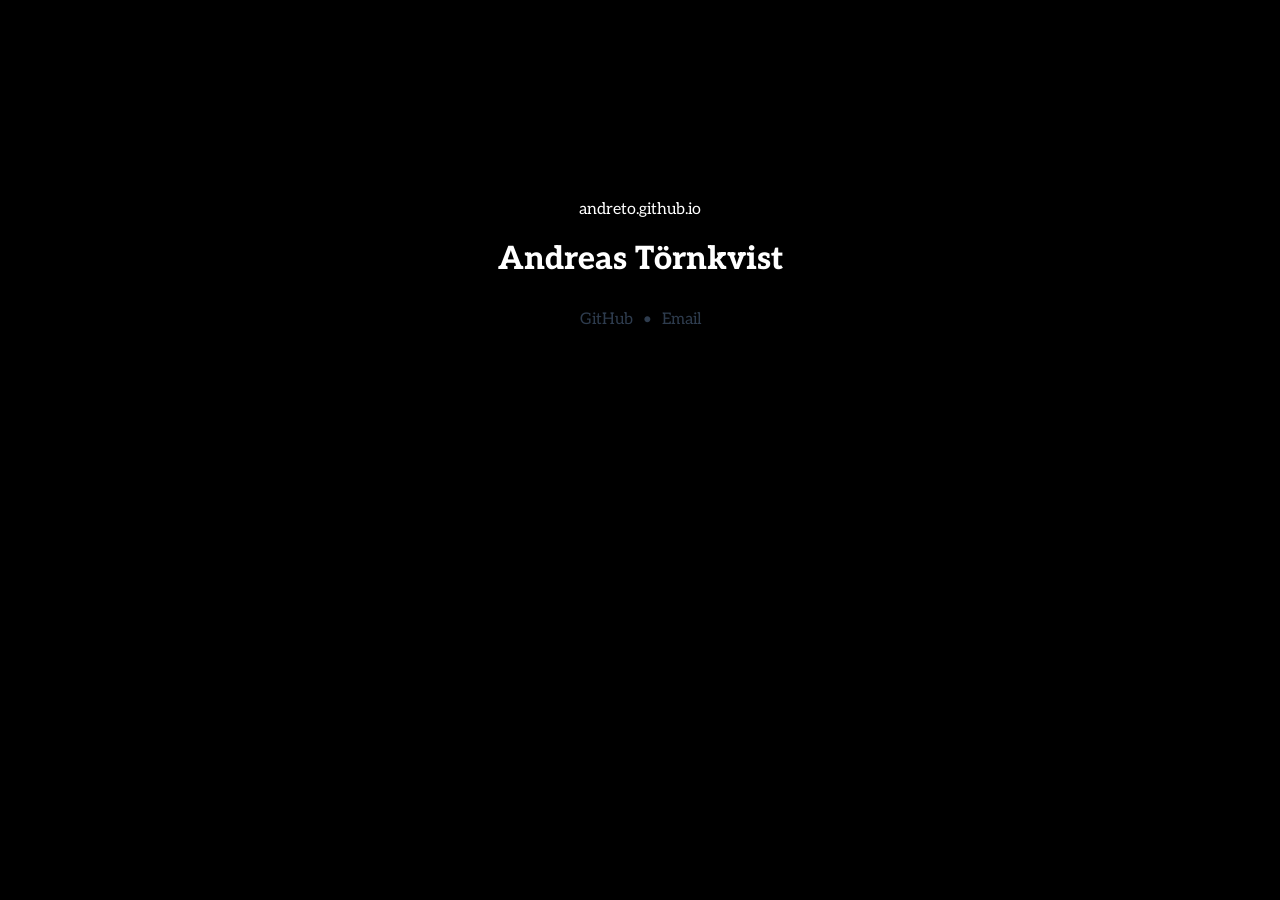
<file: index.html>
<!DOCTYPE html>
<html lang="en">
<head>
    <meta charset="UTF-8">
    <meta name="viewport" content="width=device-width, initial-scale=1.0">
    <title>andreto</title>
    <link rel="preconnect" href="https://fonts.googleapis.com">
    <link rel="preconnect" href="https://fonts.gstatic.com" crossorigin>
    <link href="https://fonts.googleapis.com/css2?family=Aleo:ital,wght@0,100..900;1,100..900&family=Winky+Sans:ital,wght@0,300..900;1,300..900&display=swap" rel="stylesheet">
    <link rel="stylesheet" href="css/styles.css">
</head>
<body>
    <div class="content">
        <div class="container">
            <div>andreto.github.io</div>
            <h1>Andreas Törnkvist</h1>
            <div class="link-row">
                <a href="https://github.com/andreto" target="_blank">GitHub</a>
                    <span>•</span>
                <a href="mailto:andreas.o.tornkvist@gmail.com">Email</a>
            </div>
        </div>
    </div>
    <script src="js/script.js"></script>
</body>
</html>
</file>
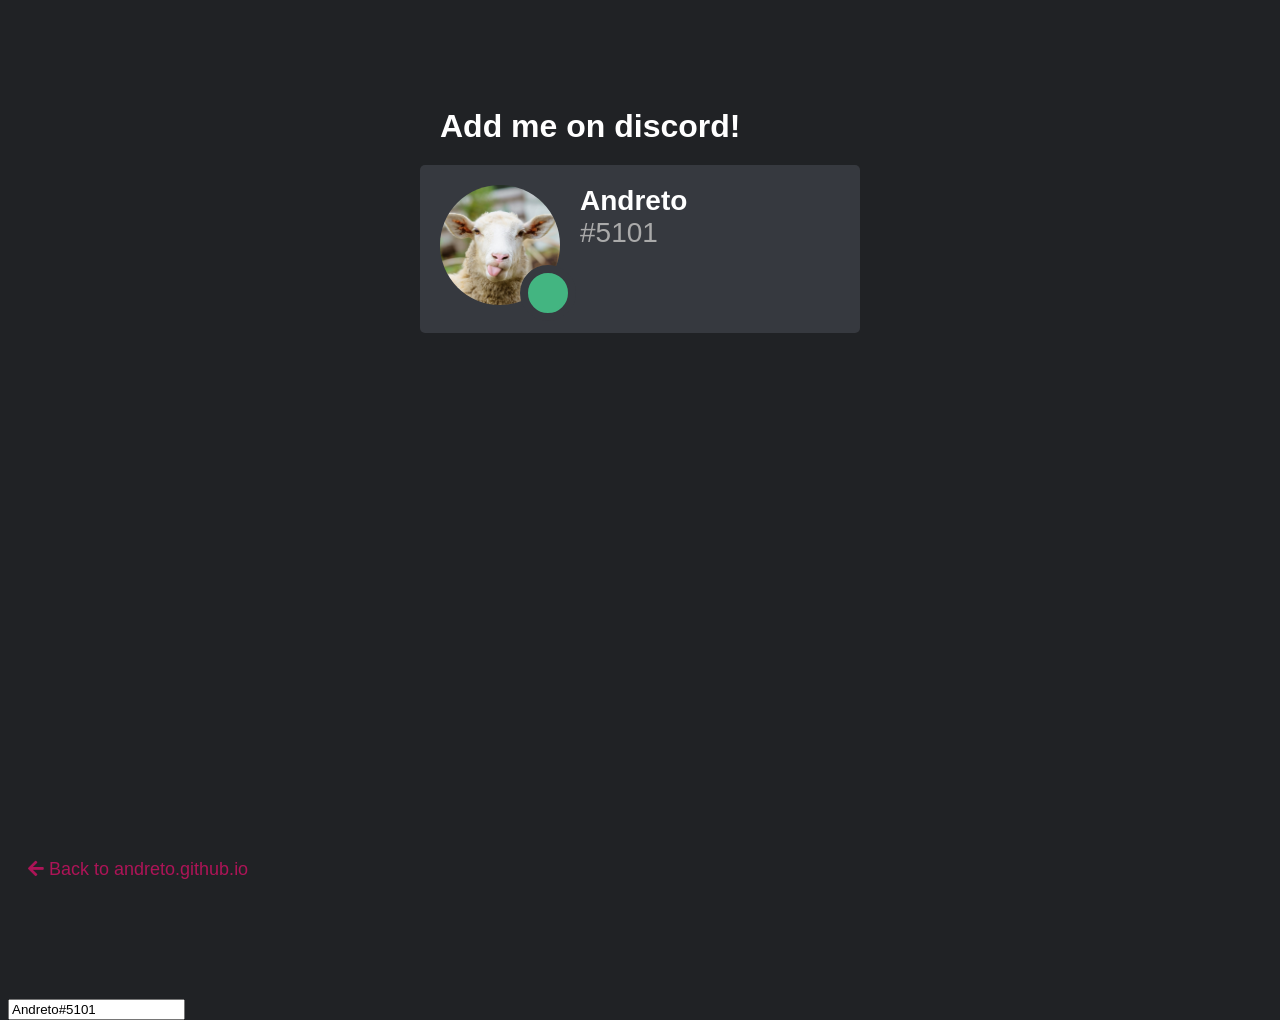
<file: about/discord/index.html>
<!DOCTYPE html>
<html>
  <head>
    <link href="/about/discord/discord.css" rel="stylesheet" type="text/css" />
    <link rel="icon" href="/assets/Andreto.ico">
    <link
      rel="stylesheet"
      href="https://use.fontawesome.com/releases/v5.6.3/css/all.css"
      integrity="sha384-UHRtZLI+pbxtHCWp1t77Bi1L4ZtiqrqD80Kn4Z8NTSRyMA2Fd33n5dQ8lWUE00s/"
      crossorigin="anonymous"
    />
    <title>Andreto Discord</title>
  </head>
  <body>
    <h1>Add me on discord!</h1>
    <div class="content">
      <div class="user-info">
        <div class="online-dot"></div>
        <img id="profile-img" src="DiscordSheep.jpg">
        <div class="tooltip">
          <div class="copy-user">
            <div class="copy-area" onmouseover="displayTooltip()" onclick="copyUserTag()">
              <span class="tooltiptext" id="toltipSpan">Copy to clipboard</span>
              <div class="username">Andreto</div>
              <div class="usertag">#5101</div>
            </div>
          </div>
        </div>
      </div>
    </div>
    <a id="andreto-site-a" href="https://andreto.github.io/"><i class="fas fa-arrow-left"></i> Back to andreto.github.io</a>
    <input type="text" value="Andreto#5101" id="copy-input">
    <script src="/about/discord/discord.js"></script>
  </body>
</html>
</file>
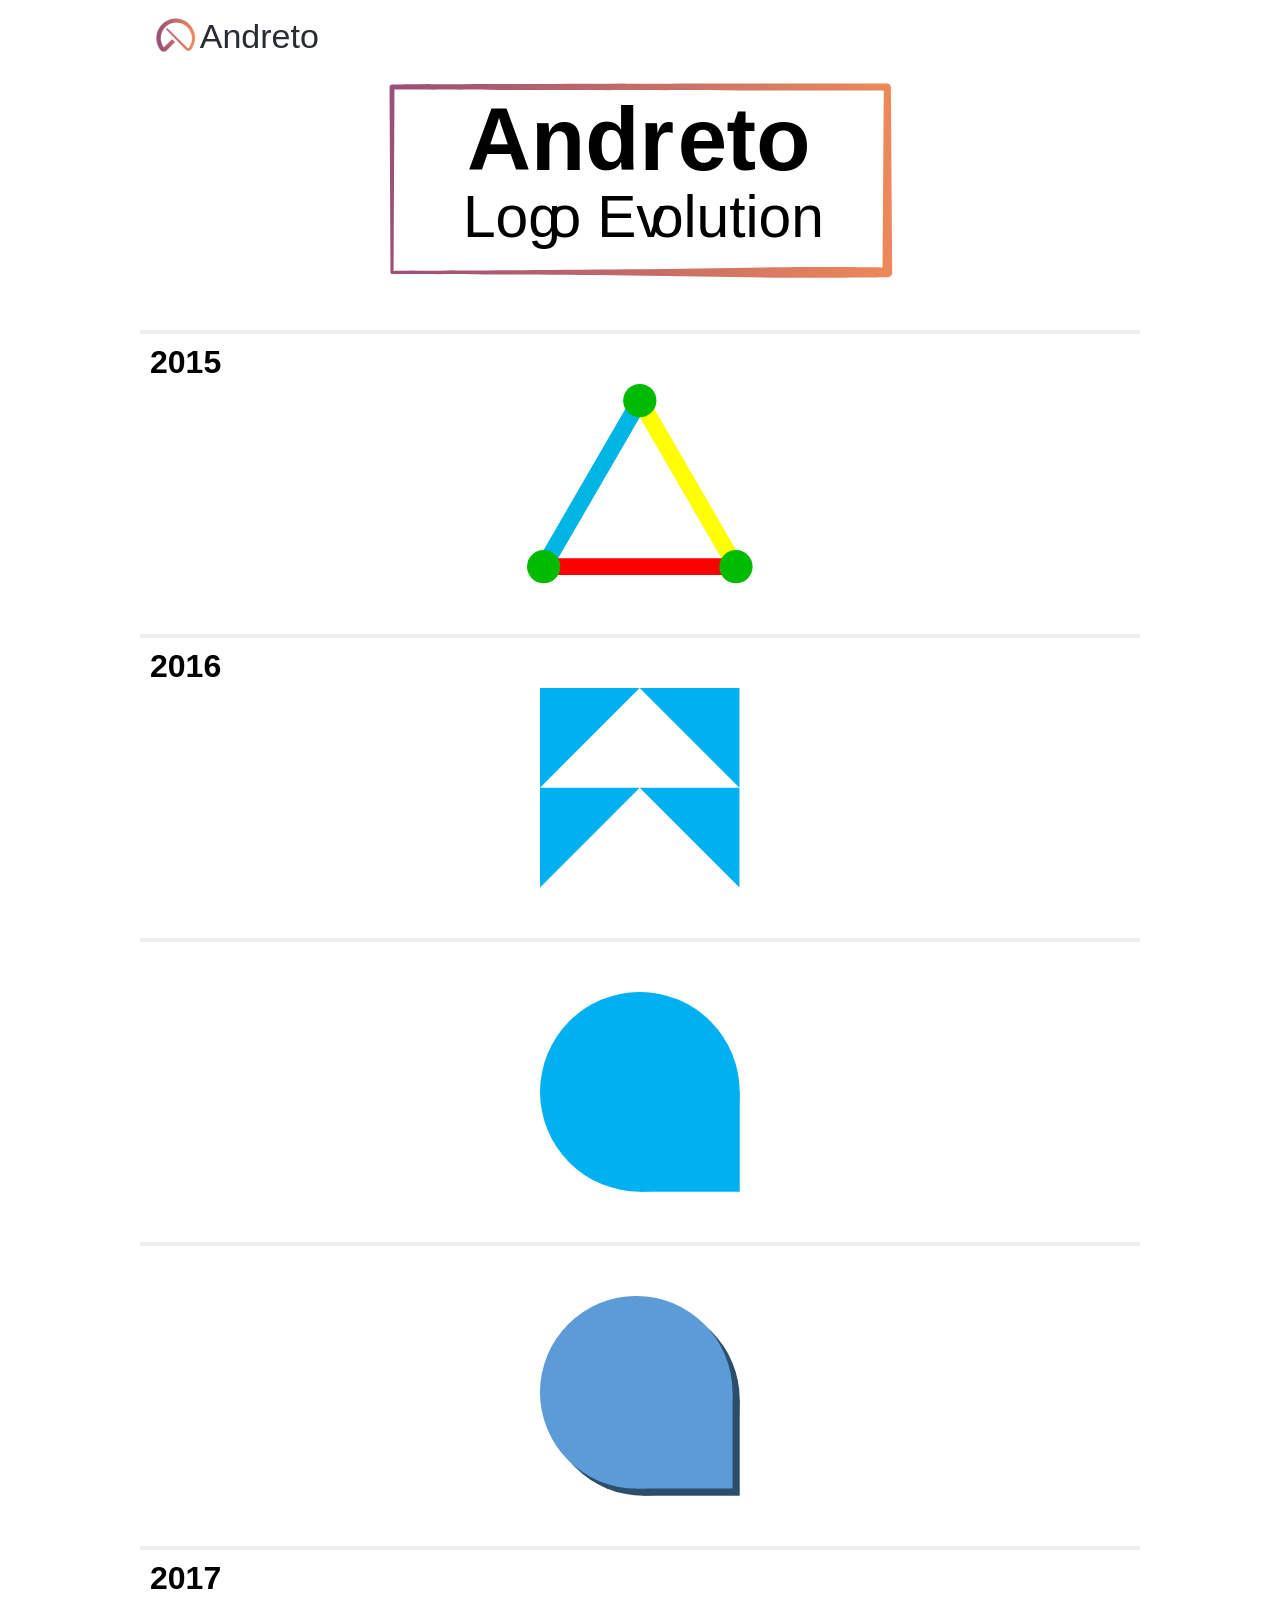
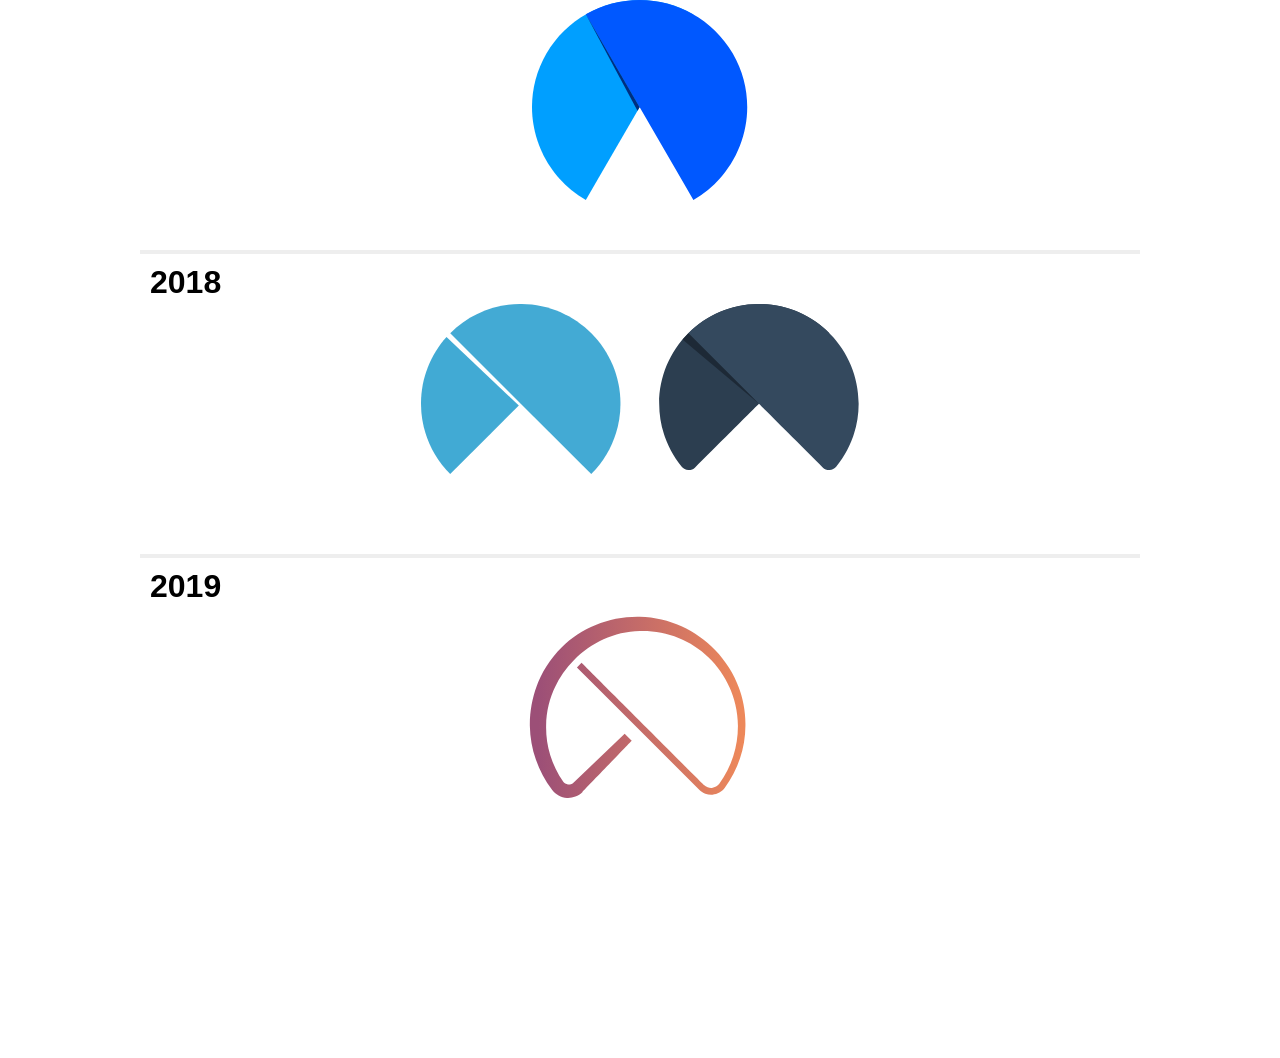
<file: about/logo-evolution/index.html>
<!DOCTYPE html>
<html>
  <head>
    <link href="/about/logo-evolution/logo-evolution.css" rel="stylesheet" type="text/css" />
    <title>Andreto Logo Evolution</title>
    <link rel="icon" href="/assets/Andreto.ico">
    <script src="https://ajax.googleapis.com/ajax/libs/jquery/3.3.1/jquery.min.js"></script>
    <script>
      $(function(){ $("#include-nav").load("/assets/nav.html"); });
    </script>
  </head>
  <body onscroll="pageScroll();">


    <div id="include-nav"></div>


    <div class="align">
      <div class="content">

        <div class="block header">
          <div class="year"></div>
          <img class="logo" src="logos/1.svg"></img>
        </div>

        <div class="block">
          <div class="year">2015</div>
          <img class="logo" src="logos/2015.svg"></img>
        </div>

        <div class="block">
          <div class="year">2016</div>
          <img class="logo" src="logos/2016-0.svg"></img>
        </div>

        <div class="block">
          <div class="year"></div>
          <img class="logo" src="logos/2016-1.svg"></img>
        </div>

        <div class="block">
          <div class="year"></div>
          <img class="logo" src="logos/2016-2.svg"></img>
        </div>

        <div class="block">
          <div class="year">2017</div>
          <img class="logo" src="logos/2017.svg"></img>
        </div>

        <div class="block">
          <div class="year">2018</div>
          <img class="logo" src="logos/2018.svg"></img>
        </div>

        <div class="block">
          <div class="year">2019</div>
          <img class="logo" src="logos/2019.svg"></img>
        </div>
      </div>
    </div>
  </body>
</html>
</file>
<file: css/styles.css>
body {
    margin: 0;
    background-color: black;
}

h1 {
    font-weight: 800;
}

.content {
    margin-top: 200px;
    display: flex;
    justify-content: center;
    align-items: center;
    flex: 1;
    background-color: black;
    color: white;
    font-family: "Aleo", serif;
    font-optical-sizing: auto;
    font-weight: 400;
    font-style: normal;
}

.container {
    text-align: center;
}

.link-row a {
    display: block;
    margin: 10px 0;
    text-decoration: none;
    color: #2E3C4E;
    transition: color 0.3s ease;
}

.link-row a:hover {
    color: #324966;
}

.link-row {
    display: flex;
    justify-content: center; /* Aligns items horizontally */
    align-items: center; /* Aligns items vertically */
    gap: 10px; /* Adjusts spacing between items */
}

.link-row span {
    font-size: 1em; /* Ensures the dot matches the text size */
    color: #2E3C4E;
}
</file>
<file: about/discord/discord.css>
body {
  overflow: hidden;
  background-color: #202225;
  font-family: Whitney, "Helvetica Neue", Helvetica, Arial, sans-serif;
}

h1 {
  padding-top: 100px;
  padding-bottom: 20px;
  color: #fff;
  width: 400px;
  margin: auto;
}

.content {
  width: 400px;
  padding: 20px;
  margin: auto;
  background-color: #36393F;
  border-radius: 5px;
}

.online-dot {
  position: absolute;
  margin-left: 80px;
  margin-top: 80px;
  width: 40px;
  height: 40px;
  border: 8px solid #36393F;
  border-radius: 50%;
  background-color: #43B581;
}

#profile-img {
  border-radius: 50%;
  float: left;
  margin-right: 20px;
  width: 120px;
}
.copy-user {
  height: 128px;
  font-size: 28px;
}
.copy-area{
  background-color: #36393F;
  cursor: pointer;
}
.username {
  font-weight: bold;
  color: #fff;
}
.usertag {
  color: #aaa;
}

#andreto-site-a{
  font-size: 18px;
  position: fixed;
  bottom: 0;
  background-color: #202225;
  color: #AD1457;
  text-decoration: none;
  width: 100%;
  padding: 20px;
}

/*Tooltop*/
#copy-input {
  position: absolute;
  top: 111%;
}
.tooltip {
  position: relative;
  display: inline-block;
}

.tooltip .tooltiptext {
  visibility: hidden;
  font-size: 16px;
  width: 140px;
  background-color: #40444B;
  color: #fff;
  text-align: center;
  border-radius: 6px;
  padding: 5px;
  position: absolute;
  z-index: 1;
  bottom: 140px;
  left: 50%;
  margin-left: -75px;
  opacity: 0;
  transition: opacity 0.3s;
}

.tooltip .tooltiptext::after {
  content: "";
  position: absolute;
  top: 100%;
  left: 50%;
  margin-left: -5px;
  border-width: 5px;
  border-style: solid;
  border-color: #40444B transparent transparent transparent;
}

.tooltip:hover .tooltiptext {
  visibility: visible;
  opacity: 1;
}
</file>
<file: about/logo-evolution/logo-evolution.css>
body {
  margin: 0;
  font-family: Mukta, sans-serif;
}

.align {
  width: 100%;
  position: relative;
  margin-top: 10px;
  margin-bottom: 200px;
}

.content {
  width: 1000px;
  margin: auto;
  padding-top: 20px;
}

.block {
  border-top: solid 4px #eee;
  position: relative;
  width: 100%;
  height: 300px;
}

.header {
  border: none;
}

.year {
  position: absolute;
  top: 10px;
  left: 10px;
  font-size: 2em;
  font-weight: bold;
}
.logo {
  height: 200px;
  display: block;
  margin: auto;
  padding-top: 50px;
}
</file>
